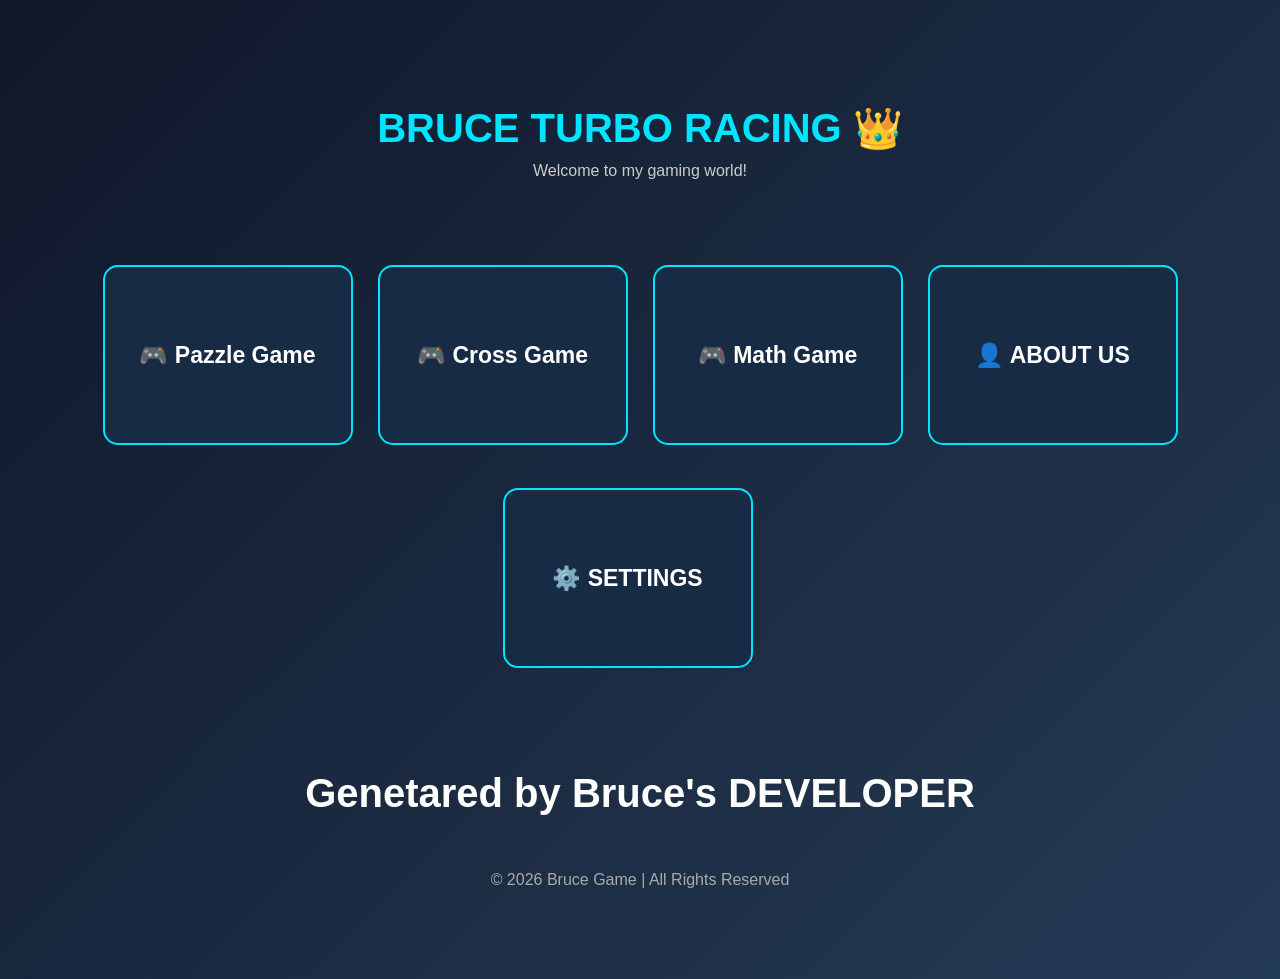
<file: index.html>
<!DOCTYPE html>
<html lang="en">
<head>
    <meta charset="UTF-8">
    <meta name="viewport" content="width=device-width, initial-scale=1.0">
    <title>My Game - Home</title>

    <style>
        * {
            margin: 0;
            padding: 0;
            box-sizing: border-box;
        }

        body {
            font-family: Arial, sans-serif;
            background: linear-gradient(135deg, #10172a, #243b55);
            color: white;
            min-height: 100vh;
        }

        header {
            text-align: center;
            padding: 35px;
        }

        header h1 {
            color: #00e5ff;
            font-size: 40px;
        }

        header p {
            margin-top: 10px;
            color: #ccc;
        }

        .container {
            display: flex;
            justify-content: center;
            align-items: center;
            gap: 25px;
            flex-wrap: wrap;
            padding: 50px 20px;
        }

        .box {
            width: 250px;
            height: 180px;
            background: #182b45;
            border: 2px solid #00e5ff;
            border-radius: 15px;
            display: flex;
            justify-content: center;
            align-items: center;
            text-align: center;
            transition: 0.3s;
            cursor: pointer;
        }

        .box:hover {
            transform: translateY(-10px);
            background: #00a8cc;
        }

        .box a {
            color: white;
            text-decoration: none;
            font-size: 23px;
            font-weight: bold;
        }

        footer {
            text-align: center;
            padding: 20px;
            color: #aaa;
        }
    </style>
</head>

<body>

    <header>
        <header>
</header>
        <h1>BRUCE TURBO RACING 👑</h1>
        <p>Welcome to my gaming world!</p>
    </header>

    <div class="container">

        <div class="box">
            <a href="indexa.html">🎮 Pazzle Game</a>
        </div>
        <div class="box">
            <a href="indexb.html">🎮 Cross Game</a>
        </div>
        <div class="box">
            <a href="indexc.html">🎮 Math Game</a>
        </div>

        <div class="box">
            <a href="about.html">👤 ABOUT US</a>
        </div>

        <div class="box">
            <a href="setting.html">⚙️ SETTINGS</a>
        </div>
        
        <br><br><br><br><br><br><br><br><br><br><br><br>

    </div>
    <header>
 <h1 style="color:white;"> Genetared by Bruce's DEVELOPER</h1>
 <header>
    <footer>
        © 2026 Bruce Game | All Rights Reserved
    </footer>

</body>
</html>
</file>
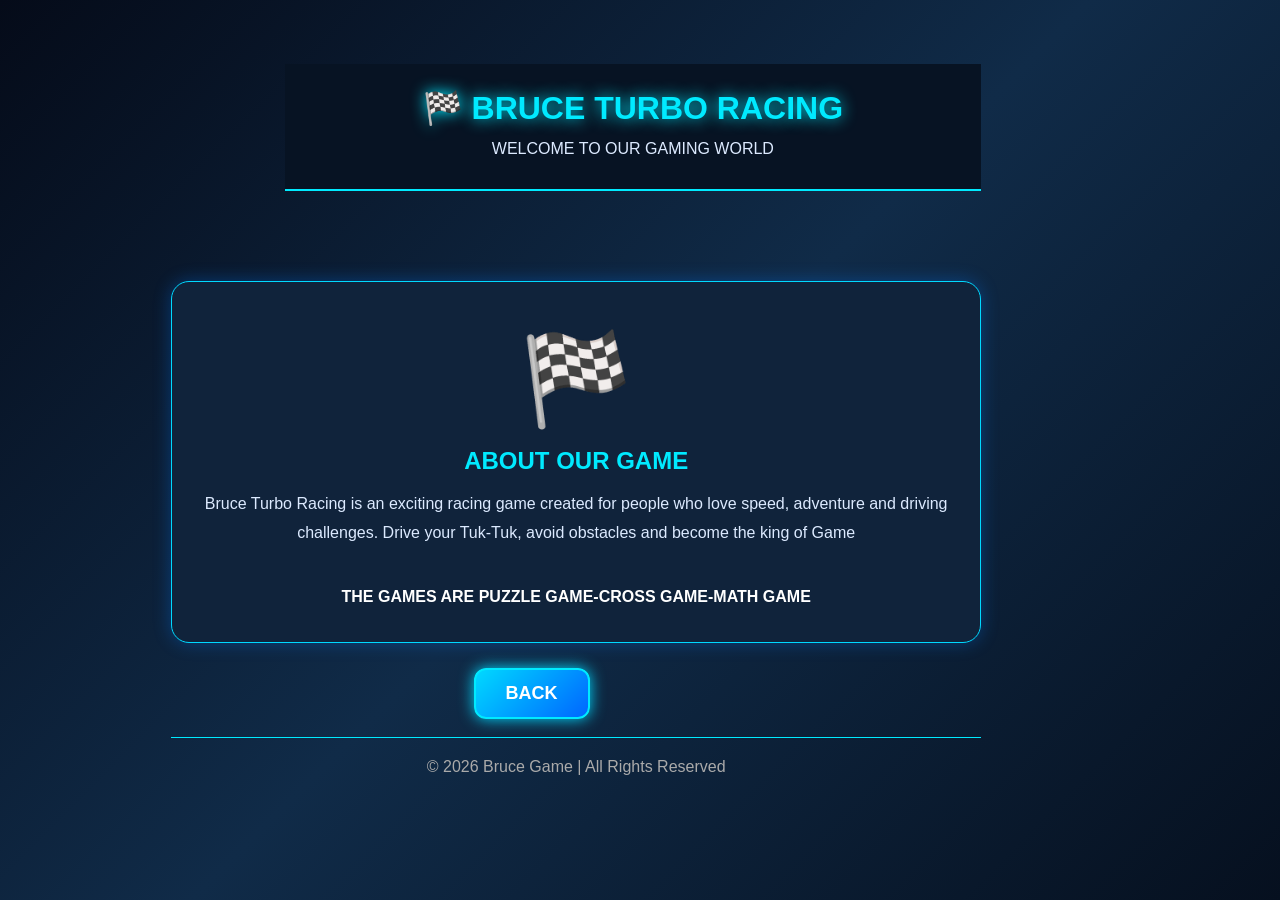
<file: about.html>
<!DOCTYPE html>
<html lang="en">
<head>
<meta charset="UTF-8">
<meta name="viewport" content="width=device-width, initial-scale=1.0">

<title>About Us - Bruce Turbo Racing</title>
    <link rel="stylesheet" href="style.css">
<style>
*{
    margin:0;
    padding:0;
    box-sizing:border-box;
}

body{
    font-family:Arial,sans-serif;
    background:linear-gradient(135deg,#050b19,#102b48,#06101f);
    color:white;
    min-height:100vh;
}

header{
    padding:25px;
    text-align:center;
    background:#071323;
    border-bottom:2px solid #00eaff;
    margin-top:-7cm;
    margin-left:3cm;
}

header h1{
    color:#00eaff;
    font-size:32px;
    text-shadow:0 0 15px #00eaff;
}

.container{
    max-width:850px;
    margin:40px auto;
    padding:20px;
    margin-left:4cm;
    margin-top:7cm;
}

.card{
    background:#10233b;
    border:1px solid #00d9ff;
    border-radius:18px;
    padding:30px;
    margin-bottom:25px;
    box-shadow:0 0 18px #007bff55;
    text-align:center;
    transition:.3s;
}

.card:hover{
    transform:translateY(-5px);
    box-shadow:0 0 25px #00eaff;
}

.car{
    font-size:90px;
    margin:15px;
}

h2{
    color:#00eaff;
    margin-bottom:15px;
}

p{
    line-height:1.8;
    color:#dceaff;
    font-size:16px;
}

.features{
    text-align:left;
    line-height:2.5;
    list-style:none;
}

.features li{
    border-bottom:1px solid #ffffff22;
}

.back-btn{
    display:inline-block;
    padding:13px 30px;
    background:linear-gradient(135deg,#00d9ff,#0066ff);
    color:white;
    text-decoration:none;
    font-weight:bold;
    border-radius:12px;
    box-shadow:0 0 15px #00d9ff;
    transition:.3s;
}

.back-btn:hover{
    background:white;
    color:#0066ff;
    transform:scale(1.08);
}

footer{
    text-align:center;
    padding:20px;
    color:#aaa;
    border-top:1px solid #00eaff;
}
</style>
</head>

<body>


<div class="container">

<header>
    <h1>🏁 BRUCE TURBO RACING</h1>
    <p>WELCOME TO OUR GAMING WORLD</p>
</header><br><br><br><br><br>
    <div class="card">
        <div class="car">🏁</div>
        <h2>ABOUT OUR GAME</h2>
        <p>
            Bruce Turbo Racing is an exciting racing game
            created for people who love speed, adventure
            and driving challenges.
            Drive your Tuk-Tuk, avoid obstacles and
            become the king of Game</p><BR><BR>
            <P style="color:white;font-weight:BOLD; font-size20PX;">THE GAMES ARE PUZZLE GAME-CROSS GAME-MATH GAME</p>
        </div>
        <div>
         <a href="index.html" class="back-btn"style="margin-left:8CM;">BACK</a><BR>
         </div><BR>
          <footer>
        © 2026 Bruce Game | All Rights Reserved
    </footer>
</file>
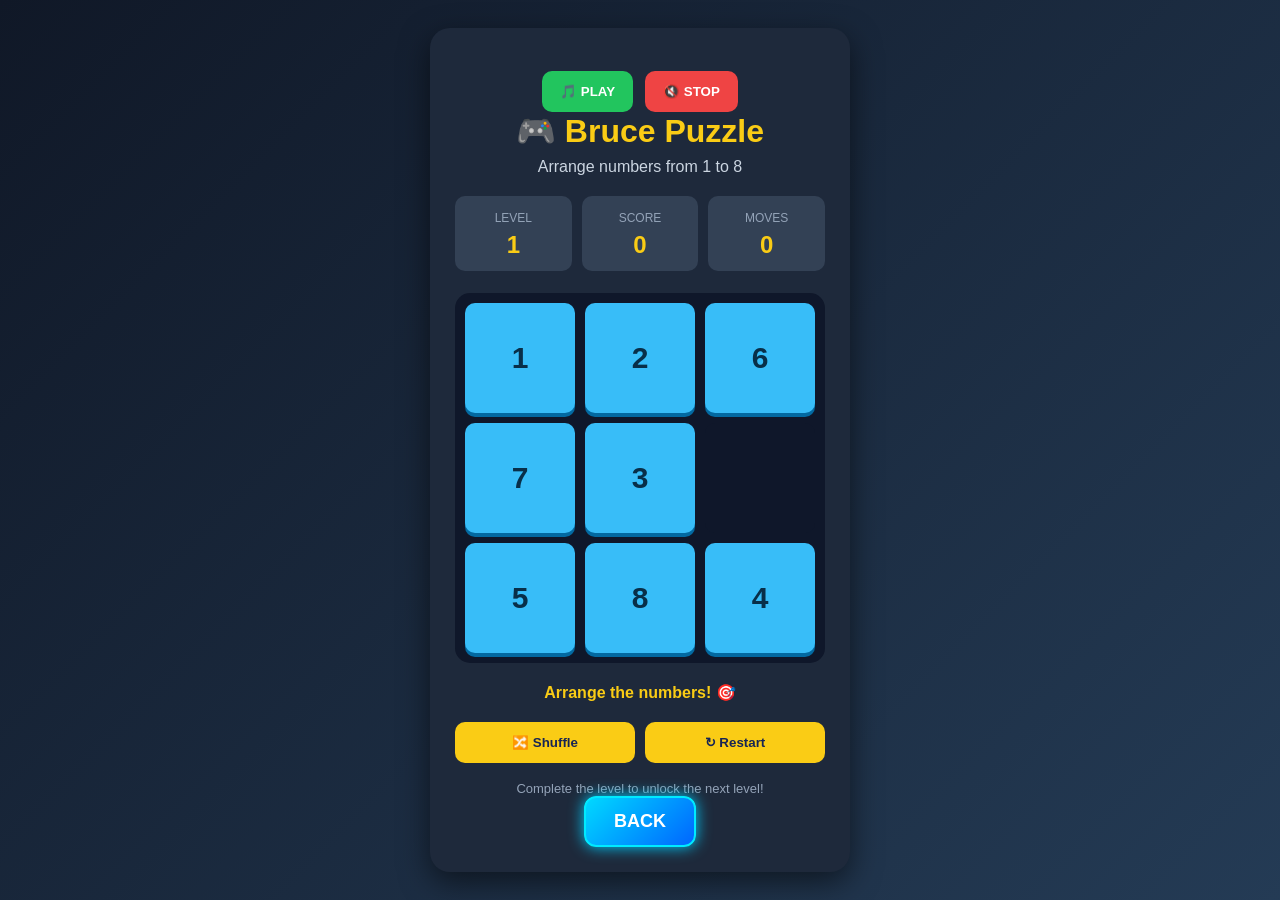
<file: indexa.html>
<!DOCTYPE html>
<html lang="en">
<head>
    <meta charset="UTF-8">
    <meta name="viewport" content="width=device-width, initial-scale=1.0">
    <title>Bruce Number Puzzle</title>
    <link rel="stylesheet" href="style.css">
</head>
<body>

    <div class="game-container">
        
<!-- BACKGROUND MUSIC -->
<audio id="backgroundMusic" loop>
    <source src="bruce_puzzle_music.wav" type="audio/wav">
</audio>

<!-- MUSIC BUTTONS -->
<div class="music-controls">
    <button id="playMusic">🎵 PLAY</button>
    <button id="stopMusic">🔇 STOP</button>
</div>


        <h1>🎮 Bruce Puzzle</h1>
        <p class="subtitle">Arrange numbers from 1 to 8</p>

        <div class="game-info">
            <div class="info-box">
                <span>LEVEL</span>
                <h2 id="level">1</h2>
            </div>

            <div class="info-box">
                <span>SCORE</span>
                <h2 id="score">0</h2>
            </div>

            <div class="info-box">
                <span>MOVES</span>
                <h2 id="moves">0</h2>
            </div>
        </div>

        <div class="puzzle" id="puzzle">
            <button class="tile">1</button>
            <button class="tile">2</button>
            <button class="tile">3</button>
            <button class="tile">4</button>
            <button class="tile">5</button>
            <button class="tile">6</button>
            <button class="tile">7</button>
            <button class="tile">8</button>
            <button class="tile empty"></button>
        </div>

        <h3 id="message">Arrange numbers correctly!</h3>

        <div class="buttons">
            <button onclick="shufflePuzzle()">🔀 Shuffle</button>
            <button onclick="resetGame()">↻ Restart</button>
        </div>

        <p class="level-info">
            Complete the level to unlock the next level!
        </p>
         <a href="index.html" class="back-btn"> BACK</a>

    </div>

    <script src="script.js"></script>
</body>
</html>
</file>
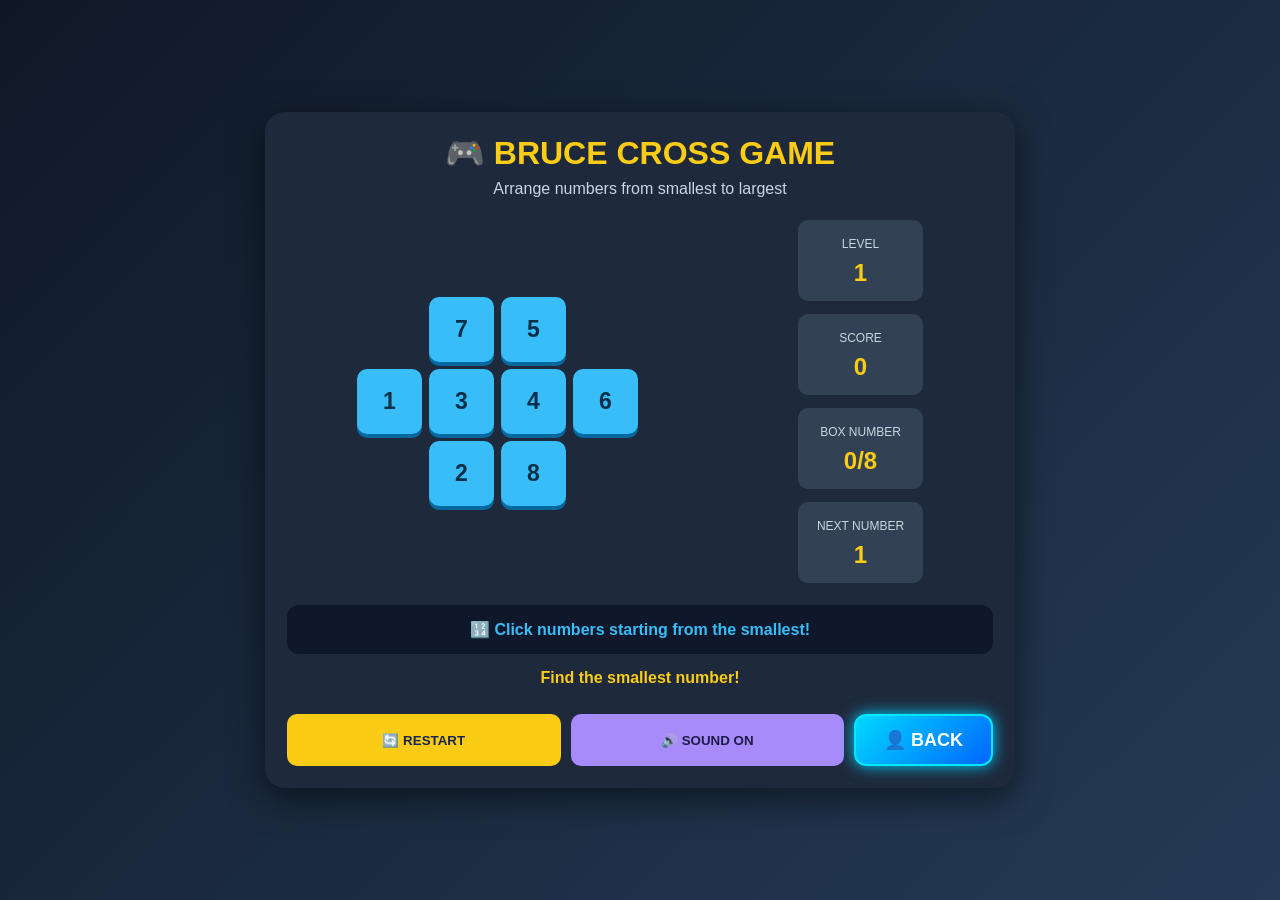
<file: indexb.html>
<!DOCTYPE html>
<html lang="en">
<head>
<meta charset="UTF-8">
<meta name="viewport" content="width=device-width, initial-scale=1.0">
<title>Bruce Cross Number Game</title>
    <link rel="stylesheet" href="style.css">
<style>
* {
    box-sizing: border-box;
    margin: 0;
    padding: 0;
}

body {
    min-height: 100vh;
    background: linear-gradient(135deg,#101827,#243b55);
    font-family: Arial, sans-serif;
    color: white;
    display: flex;
    justify-content: center;
    align-items: center;
    padding: 15px;
}

.game {
    width: 100%;
    max-width: 750px;
    background: #1e293b;
    border-radius: 20px;
    padding: 22px;
    box-shadow: 0 10px 35px #0008;
}

h1 {
    text-align: center;
    color: #facc15;
    margin-bottom: 8px;
}

.subtitle {
    text-align: center;
    color: #cbd5e1;
    margin-bottom: 22px;
}

.main {
    display: flex;
    align-items: center;
    justify-content: space-around;
    gap: 20px;
}

.board {
    display: grid;
    grid-template-columns: repeat(4, 65px);
    grid-template-rows: repeat(3, 65px);
    gap: 7px;
}

.tile {
    background: #38bdf8;
    color: #082f49;
    border: none;
    border-radius: 10px;
    font-size: 23px;
    font-weight: bold;
    cursor: pointer;
    box-shadow: 0 4px 0 #0369a1;
}

.tile:hover {
    background: #7dd3fc;
}

.tile.correct {
    background: #22c55e;
    color: white;
    box-shadow: 0 4px 0 #15803d;
    cursor: default;
}

.tile.wrong {
    background: #ef4444;
    color: white;
}

.stats {
    display: flex;
    flex-direction: column;
    gap: 13px;
    min-width: 125px;
}

.stat {
    background: #334155;
    padding: 14px 10px;
    text-align: center;
    border-radius: 10px;
}

.stat span {
    font-size: 12px;
    color: #cbd5e1;
}

.stat h2 {
    color: #facc15;
    margin-top: 7px;
}

.instruction {
    text-align: center;
    background: #0f172a;
    padding: 15px;
    margin-top: 22px;
    border-radius: 12px;
    color: #38bdf8;
    font-weight: bold;
}

#message {
    text-align: center;
    margin-top: 15px;
    min-height: 25px;
    color: #facc15;
    font-weight: bold;
}

.buttons {
    display: flex;
    gap: 10px;
    margin-top: 15px;
}

.buttons button {
    flex: 1;
    padding: 13px;
    border: none;
    border-radius: 10px;
    font-weight: bold;
    cursor: pointer;
}

#restart {
    background: #facc15;
    color: #172554;
}

#sound {
    background: #a78bfa;
    color: #1e1b4b;
}

@media(max-width: 520px) {
    .main {
        gap: 12px;
    }

    .board {
        grid-template-columns: repeat(4, minmax(42px, 55px));
        grid-template-rows: repeat(3, 55px);
        gap: 5px;
    }

    .tile {
        font-size: 19px;
    }

    .stats {
        min-width: 85px;
    }

    .stat {
        padding: 12px 5px;
    }

    .stat h2 {
        font-size: 19px;
    }
}
</style>
</head>

<body>

<div class="game">

<h1>🎮 BRUCE CROSS GAME</h1>
<p class="subtitle">Arrange numbers from smallest to largest</p>

<div class="main">

    <!-- CROSS NUMBER BOXES -->
    <div class="board" id="board">

        <!-- TOP: 2 BOXES -->
        <button class="tile" style="grid-area:1/2"></button>
        <button class="tile" style="grid-area:1/3"></button>

        <!-- MIDDLE: 4 BOXES -->
        <button class="tile" style="grid-area:2/1"></button>
        <button class="tile" style="grid-area:2/2"></button>
        <button class="tile" style="grid-area:2/3"></button>
        <button class="tile" style="grid-area:2/4"></button>

        <!-- BOTTOM: 2 BOXES -->
        <button class="tile" style="grid-area:3/2"></button>
        <button class="tile" style="grid-area:3/3"></button>

    </div>

    <!-- GAME INFORMATION -->
    <div class="stats">

        <div class="stat">
            <span>LEVEL</span>
            <h2 id="level">1</h2>
        </div>

        <div class="stat">
            <span>SCORE</span>
            <h2 id="score">0</h2>
        </div>

        <div class="stat">
            <span>BOX NUMBER</span>
            <h2 id="boxNumber">0/8</h2>
        </div>

        <div class="stat">
            <span>NEXT NUMBER</span>
            <h2 id="nextNumber">?</h2>
        </div>

    </div>

</div>

<div class="instruction">
    🔢 Click numbers starting from the smallest!
</div>

<p id="message">Find number 1 to begin!</p>

<div class="buttons">
    <button id="restart" onclick="startGame()">
        🔄 RESTART
    </button>

    <button id="sound" onclick="toggleSound()">
        🔊 SOUND ON
    </button>
    <a href="index.html" class="back-btn">👤 BACK</a>
</div>

</div>

<script>

let level = 1;
let score = 0;
let selected = 0;
let soundOn = true;

let numbers = [];
let sortedNumbers = [];

const board = document.getElementById("board");
const message = document.getElementById("message");

const tiles = Array.from(
    board.querySelectorAll(".tile")
);

// SOUND
function speak(text) {

    if (!soundOn) return;

    if ("speechSynthesis" in window) {

        speechSynthesis.cancel();

        let voice = new SpeechSynthesisUtterance(text);

        voice.lang = "en-US";
        voice.rate = 0.9;

        speechSynthesis.speak(voice);
    }
}

// GENERATE NUMBERS
function generateNumbers() {

    let max = 8 + (level - 1) * 5;

    numbers = [];

    while (numbers.length < 8) {

        let n = Math.floor(Math.random() * max) + 1;

        if (!numbers.includes(n)) {
            numbers.push(n);
        }
    }

    sortedNumbers = [...numbers].sort((a,b) => a-b);

    // Mix numbers
    numbers.sort(() => Math.random() - 0.5);
}

// START GAME
function startGame() {

    selected = 0;

    generateNumbers();

    tiles.forEach((tile,index) => {

        tile.textContent = numbers[index];

        tile.classList.remove("correct","wrong");

        tile.disabled = false;

        tile.onclick = () => selectNumber(index);

    });

    updateStats();

    message.textContent = "Find the smallest number!";

    speak("Welcome to level " + level);
}

// SELECT NUMBER
function selectNumber(index) {

    if (tiles[index].disabled) return;

    let clickedNumber = numbers[index];

    let expectedNumber = sortedNumbers[selected];

    if (clickedNumber === expectedNumber) {

        tiles[index].classList.add("correct");

        tiles[index].disabled = true;

        selected++;

        message.textContent = "Excellent! Correct number!";

        speak("Correct!");

        updateStats();

        if (selected === 8) {

            score += level * 100;

            updateStats();

            message.textContent =
                "🏆 Congratulations! Level completed!";

            speak("Congratulations! You completed this level!");

            setTimeout(() => {

                level++;

                startGame();

            }, 1800);
        }

    } else {

        tiles[index].classList.add("wrong");

        message.textContent =
            "❌ Wrong! Find number " + expectedNumber;

        speak("Try again!");

        setTimeout(() => {
            tiles[index].classList.remove("wrong");
        }, 500);
    }
}

// UPDATE INFORMATION
function updateStats() {

    document.getElementById("level").textContent = level;

    document.getElementById("score").textContent = score;

    document.getElementById("boxNumber").textContent =
        selected + "/8";

    document.getElementById("nextNumber").textContent =
        selected < 8 ? sortedNumbers[selected] : "DONE";
}

// SOUND ON/OFF
function toggleSound() {

    soundOn = !soundOn;

    document.getElementById("sound").textContent =
        soundOn ? "🔊 SOUND ON" : "🔇 SOUND OFF";

    if (!soundOn && "speechSynthesis" in window) {
        speechSynthesis.cancel();
    }

    if (soundOn) speak("Sound is on!");
}

// RUN GAME
startGame();

</script>

</body>
</html>
</file>
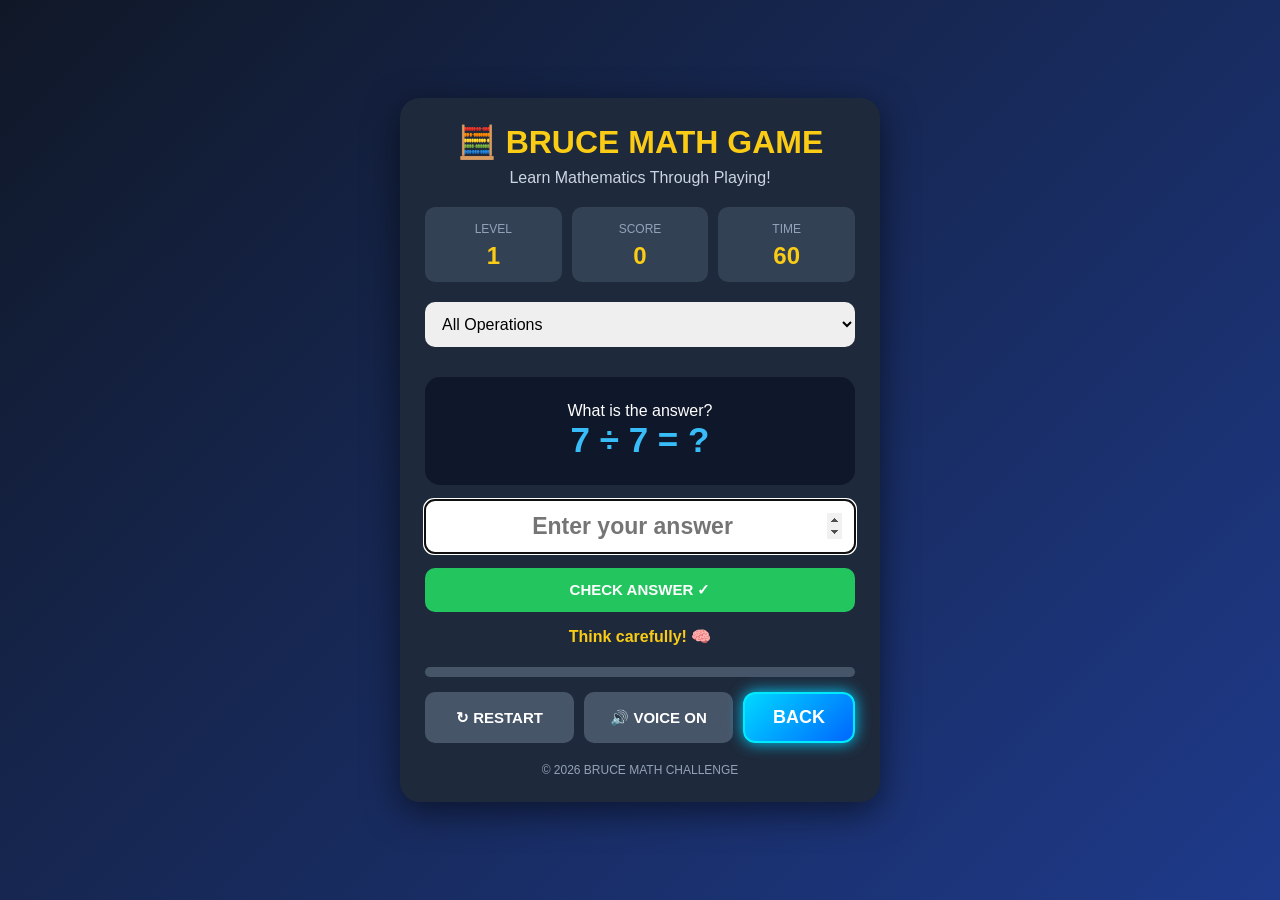
<file: indexc.html>
<!DOCTYPE html>
<html lang="en">
<head>
<meta charset="UTF-8">
<meta name="viewport" content="width=device-width, initial-scale=1.0">
<title>Bruce Math Challenge</title>
 <link rel="stylesheet" href="style.css">
<style>
* {
    margin: 0;
    padding: 0;
    box-sizing: border-box;
}

body {
    font-family: Arial, sans-serif;
    background: linear-gradient(135deg, #101827, #1e3a8a);
    color: white;
    min-height: 100vh;
    display: flex;
    justify-content: center;
    align-items: center;
    padding: 20px;
}

.game {
    width: 100%;
    max-width: 480px;
    background: #1e293b;
    padding: 25px;
    border-radius: 20px;
    text-align: center;
    box-shadow: 0 10px 35px #0008;
}

h1 {
    color: #facc15;
    margin-bottom: 8px;
}

.subtitle {
    color: #cbd5e1;
    margin-bottom: 20px;
}

.stats {
    display: grid;
    grid-template-columns: repeat(3, 1fr);
    gap: 10px;
    margin-bottom: 20px;
}

.stat {
    background: #334155;
    padding: 12px 5px;
    border-radius: 10px;
}

.stat span {
    color: #94a3b8;
    font-size: 12px;
}

.stat h2 {
    color: #facc15;
    margin-top: 5px;
}

select, input {
    width: 100%;
    padding: 13px;
    border: none;
    border-radius: 10px;
    margin-bottom: 15px;
    font-size: 16px;
}

.question-box {
    background: #0f172a;
    padding: 25px 10px;
    border-radius: 15px;
    margin: 15px 0;
}

.question {
    font-size: 35px;
    font-weight: bold;
    color: #38bdf8;
}

input {
    text-align: center;
    font-size: 23px;
    font-weight: bold;
}

button {
    border: none;
    padding: 13px;
    border-radius: 10px;
    font-weight: bold;
    font-size: 15px;
    cursor: pointer;
    transition: .2s;
}

button:hover {
    transform: scale(1.03);
}

#checkBtn {
    background: #22c55e;
    color: white;
    width: 100%;
}

#nextBtn {
    background: #facc15;
    color: #172554;
    width: 100%;
    margin-top: 10px;
    display: none;
}

.controls {
    display: flex;
    gap: 10px;
    margin-top: 15px;
}

.controls button {
    flex: 1;
    background: #475569;
    color: white;
}

#message {
    margin: 15px 0;
    min-height: 25px;
    font-weight: bold;
}

#progress {
    background: #475569;
    height: 10px;
    border-radius: 10px;
    overflow: hidden;
    margin-top: 15px;
}

#bar {
    height: 100%;
    width: 0%;
    background: #22c55e;
    transition: .3s;
}

.footer {
    margin-top: 20px;
    color: #94a3b8;
    font-size: 12px;
}
</style>
</head>

<body>

<div class="game">

    <h1>🧮 BRUCE MATH GAME</h1>
    <p class="subtitle">Learn Mathematics Through Playing!</p>

    <div class="stats">

        <div class="stat">
            <span>LEVEL</span>
            <h2 id="level">1</h2>
        </div>

        <div class="stat">
            <span>SCORE</span>
            <h2 id="score">0</h2>
        </div>

        <div class="stat">
            <span>TIME</span>
            <h2 id="time">60</h2>
        </div>

    </div>

    <select id="operation">
        <option value="all">All Operations</option>
        <option value="add">Addition (+)</option>
        <option value="sub">Subtraction (-)</option>
        <option value="mul">Multiplication (×)</option>
        <option value="div">Division (÷)</option>
    </select>

    <div class="question-box">
        <p>What is the answer?</p>
        <div class="question" id="question">5 + 3 = ?</div>
    </div>

    <input
        type="number"
        id="answer"
        placeholder="Enter your answer"
    >

    <button id="checkBtn" onclick="checkAnswer()">
        CHECK ANSWER ✓
    </button>

    <button id="nextBtn" onclick="newQuestion()">
        NEXT QUESTION ➜
    </button>

    <p id="message">Good luck! Start playing.</p>

    <div id="progress">
        <div id="bar"></div>
    </div>

    <div class="controls">
        <button onclick="restartGame()">↻ RESTART</button>
        <button onclick="toggleVoice()" id="voiceBtn">🔊 VOICE ON</button>
        <a href="index.html" class="back-btn"> BACK</a>
    </div>

    <p class="footer">
        © 2026 BRUCE MATH CHALLENGE
    </p>

</div>

<script>

// GAME VARIABLES

let level = 1;
let score = 0;
let time = 60;
let correctAnswers = 0;
let answerCorrect = 0;
let voiceOn = true;
let gameOver = false;
let answered = false;

let timer;

// HTML ELEMENTS

const question = document.getElementById("question");
const answer = document.getElementById("answer");
const message = document.getElementById("message");

const levelDisplay = document.getElementById("level");
const scoreDisplay = document.getElementById("score");
const timeDisplay = document.getElementById("time");

const checkBtn = document.getElementById("checkBtn");
const nextBtn = document.getElementById("nextBtn");

// VOICE FUNCTION

function speak(text) {

    if (!voiceOn || !("speechSynthesis" in window)) {
        return;
    }

    speechSynthesis.cancel();

    let speech = new SpeechSynthesisUtterance(text);

    speech.lang = "en-US";
    speech.rate = 0.9;
    speech.pitch = 1.1;

    speechSynthesis.speak(speech);
}

// GENERATE RANDOM NUMBERS

function randomNumber(max) {
    return Math.floor(Math.random() * max) + 1;
}

// GENERATE QUESTION

function newQuestion() {

    if (gameOver) return;

    answered = false;

    let max = Math.min(10 + level * 5, 1000);

    let a = randomNumber(max);
    let b = randomNumber(max);

    let operations = ["add", "sub", "mul", "div"];

    let selected = document.getElementById("operation").value;

    let op = selected === "all"
        ? operations[Math.floor(Math.random() * operations.length)]
        : selected;

    if (op === "add") {

        answerCorrect = a + b;

        question.textContent = a + " + " + b + " = ?";

    }

    else if (op === "sub") {

        if (b > a) {
            [a, b] = [b, a];
        }

        answerCorrect = a - b;

        question.textContent = a + " - " + b + " = ?";

    }

    else if (op === "mul") {

        answerCorrect = a * b;

        question.textContent = a + " × " + b + " = ?";

    }

    else if (op === "div") {

        b = randomNumber(Math.min(10 + level, 100));

        answerCorrect = randomNumber(Math.min(10 + level * 2, 200));

        a = b * answerCorrect;

        question.textContent = a + " ÷ " + b + " = ?";

    }

    answer.value = "";
    answer.focus();

    message.textContent = "Think carefully! 🧠";

    checkBtn.style.display = "block";
    nextBtn.style.display = "none";
}

// CHECK ANSWER

function checkAnswer() {

    if (gameOver || answered) return;

    if (answer.value.trim() === "") {
        message.textContent = "Please enter your answer!";
        return;
    }

    let userAnswer = Number(answer.value);

    answered = true;

    if (userAnswer === answerCorrect) {

        score += level * 10;

        correctAnswers++;

        message.textContent = "🎉 CORRECT! EXCELLENT!";

        speak("Excellent! Your answer is correct!");

        // LEVEL UP EVERY 5 CORRECT ANSWERS

        if (correctAnswers % 5 === 0) {

            level++;

            message.textContent =
                "🏆 LEVEL UP! WELCOME TO LEVEL " + level;

            speak("Congratulations! Welcome to level " + level);

        }

    } else {

        message.textContent =
            "❌ WRONG! Correct answer is " + answerCorrect;

        speak("Wrong answer. Try again next time!");

    }

    updateStats();

    checkBtn.style.display = "none";
    nextBtn.style.display = "block";

    document.getElementById("bar").style.width =
        (correctAnswers % 5) * 20 + "%";
}

// UPDATE GAME INFORMATION

function updateStats() {

    levelDisplay.textContent = level;
    scoreDisplay.textContent = score;

}

// TIMER

function startTimer() {

    clearInterval(timer);

    timer = setInterval(function() {

        time--;

        timeDisplay.textContent = time;

        if (time <= 0) {

            clearInterval(timer);

            gameOver = true;

            question.textContent = "GAME OVER!";

            message.textContent =
                "🏆 Final Score: " + score;

            speak("Game over! Your final score is " + score);

            checkBtn.style.display = "none";
            nextBtn.style.display = "none";

        }

    }, 1000);

}

// RESTART GAME

function restartGame() {

    clearInterval(timer);

    level = 1;
    score = 0;
    time = 60;
    correctAnswers = 0;

    gameOver = false;
    answered = false;

    updateStats();

    timeDisplay.textContent = time;

    document.getElementById("bar").style.width = "0%";

    message.textContent = "New game started!";

    newQuestion();

    startTimer();

    speak("Welcome to Bruce Math Challenge!");
}

// VOICE ON/OFF

function toggleVoice() {

    voiceOn = !voiceOn;

    document.getElementById("voiceBtn").textContent =
        voiceOn ? "🔊 VOICE ON" : "🔇 VOICE OFF";

    if (!voiceOn) {
        speechSynthesis.cancel();
    } else {
        speak("Voice is now on!");
    }

}

// ENTER KEY

answer.addEventListener("keydown", function(event) {

    if (event.key === "Enter") {

        if (answered) {
            newQuestion();
        } else {
            checkAnswer();
        }

    }

});

// START GAME

newQuestion();

startTimer();

</script>

</body>
</html>
</file>
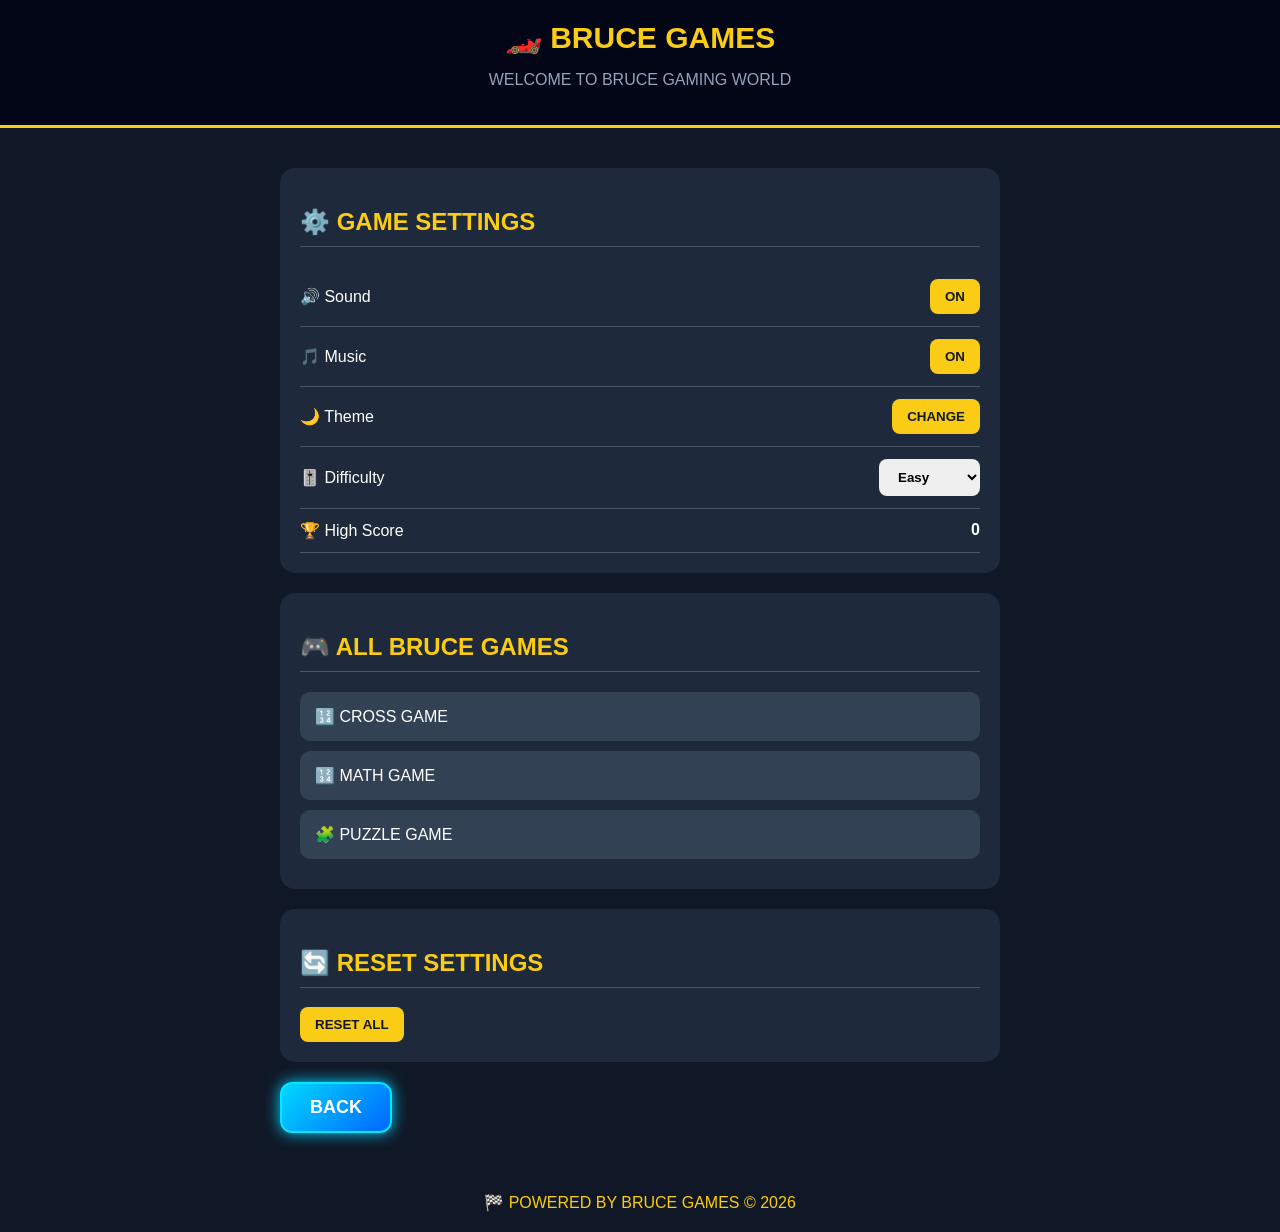
<file: setting.html>
<!DOCTYPE html>
<html lang="en">
<head>
<meta charset="UTF-8">
<meta name="viewport" content="width=device-width, initial-scale=1.0">
<title>BRUCE GAMES</title>

<style>
* {
    box-sizing: border-box;
}
.back-btn {
    display: inline-block;
    padding: 13px 28px;
    background: linear-gradient(135deg, #00d9ff, #0066ff);
    color: white;
    text-decoration: none;
    font-size: 18px;
    font-weight: bold;
    border-radius: 12px;
    border: 2px solid #00eaff;
    box-shadow: 0 0 15px #00cfff;
    transition: 0.3s;
}

.back-btn:hover {
    background: #ffffff;
    color: #0066ff;
    transform: scale(1.08);
    box-shadow: 0 0 25px #00eaff;
}






body {
    margin: 0;
    font-family: Arial, sans-serif;
    background: #101827;
    color: white;
    transition: 0.3s;
}

body.light {
    background: #f1f5f9;
    color: #111827;
}

header {
    background: #020617;
    padding: 20px;
    text-align: center;
    border-bottom: 3px solid #facc15;
}

header h1 {
    color: #facc15;
    margin: 0;
    font-size: 30px;
}

header p {
    color: #94a3b8;
}

.container {
    max-width: 750px;
    margin: 25px auto;
    padding: 15px;
}

.section {
    background: #1e293b;
    padding: 20px;
    border-radius: 15px;
    margin-bottom: 20px;
}

.light .section {
    background: white;
}

h2 {
    color: #facc15;
    border-bottom: 1px solid #475569;
    padding-bottom: 10px;
}

.setting {
    display: flex;
    justify-content: space-between;
    align-items: center;
    padding: 12px 0;
    border-bottom: 1px solid #475569;
    gap: 10px;
}

button, select {
    padding: 10px 15px;
    border: none;
    border-radius: 8px;
    cursor: pointer;
    font-weight: bold;
}

button {
    background: #facc15;
    color: #111827;
}

button:hover {
    background: #eab308;
}

.game {
    display: block;
    background: #334155;
    padding: 15px;
    border-radius: 10px;
    margin: 10px 0;
    color: white;
    text-decoration: none;
}

.game:hover {
    background: #475569;
}

footer {
    text-align: center;
    padding: 20px;
    color: #facc15;
}
</style>
</head>

<body>

<header>
    <h1>🏎️ BRUCE GAMES</h1>
    <p>WELCOME TO BRUCE GAMING WORLD</p>
</header>

<div class="container">

    <div class="section">
        <h2>⚙️ GAME SETTINGS</h2>

        <div class="setting">
            <span>🔊 Sound</span>
            <button onclick="toggleSound()" id="soundBtn">ON</button>
        </div>

        <div class="setting">
            <span>🎵 Music</span>
            <button onclick="toggleMusic()" id="musicBtn">ON</button>
        </div>

        <div class="setting">
            <span>🌙 Theme</span>
            <button onclick="toggleTheme()">CHANGE</button>
        </div>

        <div class="setting">
            <span>🎚️ Difficulty</span>
            <select id="difficulty">
                <option>Easy</option>
                <option>Medium</option>
                <option>Hard</option>
            </select>
        </div>

        <div class="setting">
            <span>🏆 High Score</span>
            <strong id="highScore">0</strong>
        </div>
    </div>

    <div class="section">
        <h2>🎮 ALL BRUCE GAMES</h2>

    

        <a class="game" href="indexb.html">
            🔢 CROSS GAME
        </a>

        <a class="game" href="indexc.html">
            🔢 MATH GAME
        </a>

        <a class="game" href="indexa.html">
            🧩 PUZZLE GAME
        </a>

    </div>

    <div class="section">
        <h2>🔄 RESET SETTINGS</h2>
        <button onclick="resetSettings()">RESET ALL</button>
    </div>
 <a href="index.html" class="back-btn"> BACK</a>
</div>

<footer>
    🏁 POWERED BY BRUCE GAMES © 2026
</footer>

<script>
let sound = true;
let music = true;

function toggleSound() {
    sound = !sound;
    document.getElementById("soundBtn").innerText =
        sound ? "ON" : "OFF";
}

function toggleMusic() {
    music = !music;
    document.getElementById("musicBtn").innerText =
        music ? "ON" : "OFF";
}

function toggleTheme() {
    document.body.classList.toggle("light");
}

function resetSettings() {
    sound = true;
    music = true;

    document.getElementById("soundBtn").innerText = "ON";
    document.getElementById("musicBtn").innerText = "ON";
    document.getElementById("difficulty").value = "Easy";

    document.body.classList.remove("light");
}

// Load high score
document.getElementById("highScore").innerText =
    localStorage.getItem("bruceHighScore") || 0;
</script>

</body>
</html>
</file>
<file: style.css>
* {
    margin: 0;
    padding: 0;
    box-sizing: border-box;
}

body {
    font-family: Arial, sans-serif;
    background: linear-gradient(135deg, #101827, #243b55);
    min-height: 100vh;
    display: flex;
    justify-content: center;
    align-items: center;
    color: white;
}

.game-container {
    background: #1e293b;
    padding: 25px;
    border-radius: 20px;
    width: 95%;
    max-width: 420px;
    text-align: center;
    box-shadow: 0 10px 30px #0008;
}

h1 {
    color: #facc15;
    margin-bottom: 8px;
}

.subtitle {
    color: #cbd5e1;
    margin-bottom: 20px;
}

.game-info {
    display: flex;
    justify-content: space-between;
    gap: 10px;
    margin-bottom: 22px;
}

.info-box {
    background: #334155;
    padding: 12px;
    border-radius: 10px;
    flex: 1;
}

.info-box span {
    font-size: 12px;
    color: #94a3b8;
}

.info-box h2 {
    color: #facc15;
    margin-top: 5px;
}

.puzzle {
    display: grid;
    grid-template-columns: repeat(3, 1fr);
    gap: 10px;
    background: #0f172a;
    padding: 10px;
    border-radius: 15px;
}

.tile {
    aspect-ratio: 1;
    border: none;
    border-radius: 10px;
    background: #38bdf8;
    color: #082f49;
    font-size: 30px;
    font-weight: bold;
    cursor: pointer;
    box-shadow: 0 4px 0 #0369a1;
}

.tile:active {
    transform: scale(0.95);
}

.tile.empty {
    background: #0f172a;
    box-shadow: none;
    cursor: default;
}

#message {
    color: #facc15;
    margin: 20px 0;
    font-size: 16px;
}

.buttons {
    display: flex;
    gap: 10px;
}

.buttons button {
    flex: 1;
    padding: 13px 5px;
    border: none;
    border-radius: 10px;
    background: #facc15;
    color: #172554;
    font-weight: bold;
    cursor: pointer;
}

.buttons button:hover {
    background: #eab308;
}

.level-info {
    margin-top: 18px;
    color: #94a3b8;
    font-size: 13px;
}

.music-controls {
    margin-top: 15px;
}

#musicBtn {
    background: #a78bfa;
    color: #1e1b4b;
    padding: 12px 25px;
    border: none;
    border-radius: 10px;
    font-weight: bold;
    cursor: pointer;
    width: 100%;
}

#musicBtn:hover {
    background: #8b5cf6;
}

.music-controls {
    display: flex;
    gap: 12px;
    justify-content: center;
    margin-top: 18px;
}

.music-controls button {
    padding: 13px 18px;
    border: none;
    border-radius: 10px;
    font-weight: bold;
    cursor: pointer;
    transition: 0.3s;
}

#playMusic {
    background: #22c55e;
    color: white;
}

#stopMusic {
    background: #ef4444;
    color: white;
}

.music-controls button:hover {
    transform: scale(1.05);
    opacity: 0.85;
}

.back-btn {
    display: inline-block;
    padding: 13px 28px;
    background: linear-gradient(135deg, #00d9ff, #0066ff);
    color: white;
    text-decoration: none;
    font-size: 18px;
    font-weight: bold;
    border-radius: 12px;
    border: 2px solid #00eaff;
    box-shadow: 0 0 15px #00cfff;
    transition: 0.3s;
}

.back-btn:hover {
    background: #ffffff;
    color: #0066ff;
    transform: scale(1.08);
    box-shadow: 0 0 25px #00eaff;
}




.logo {
    width: 60px;
    height: 60x;
    object-fit: contain;
    border-radius: 50%;
}
</file>
